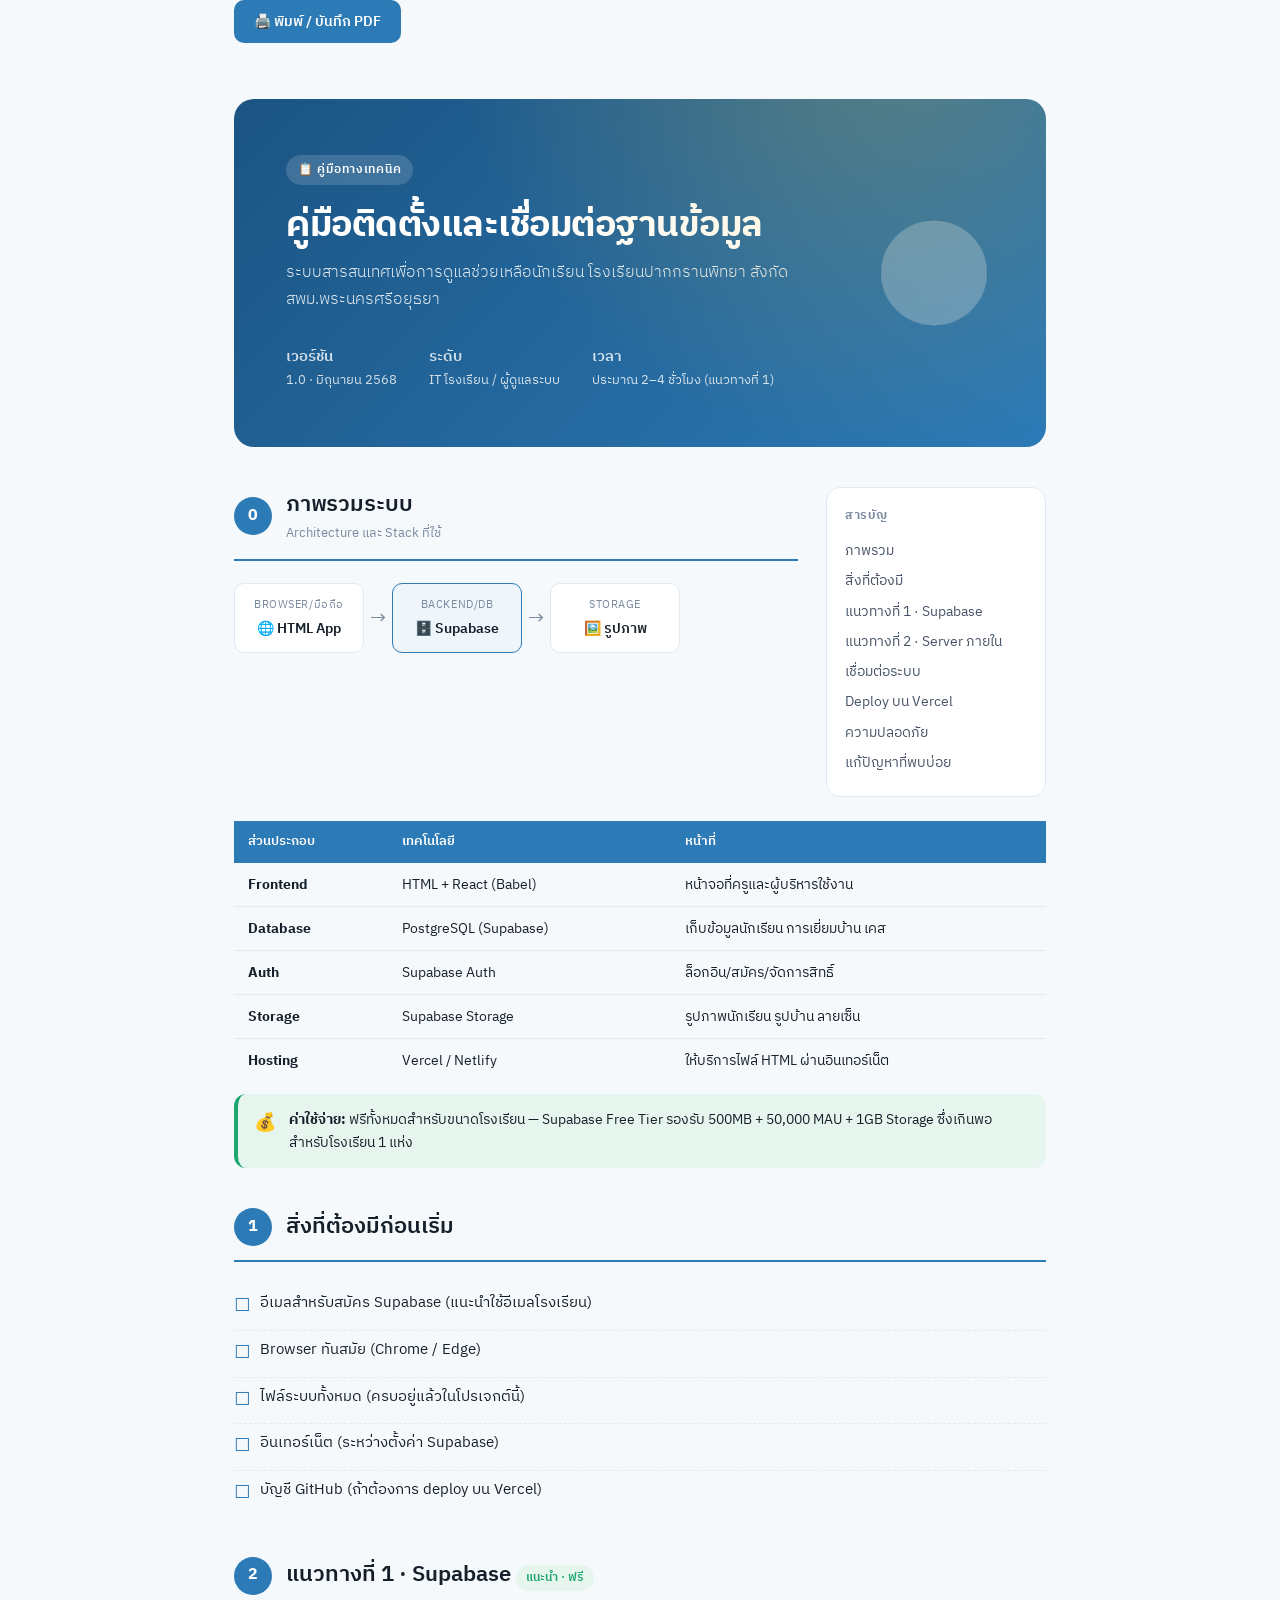
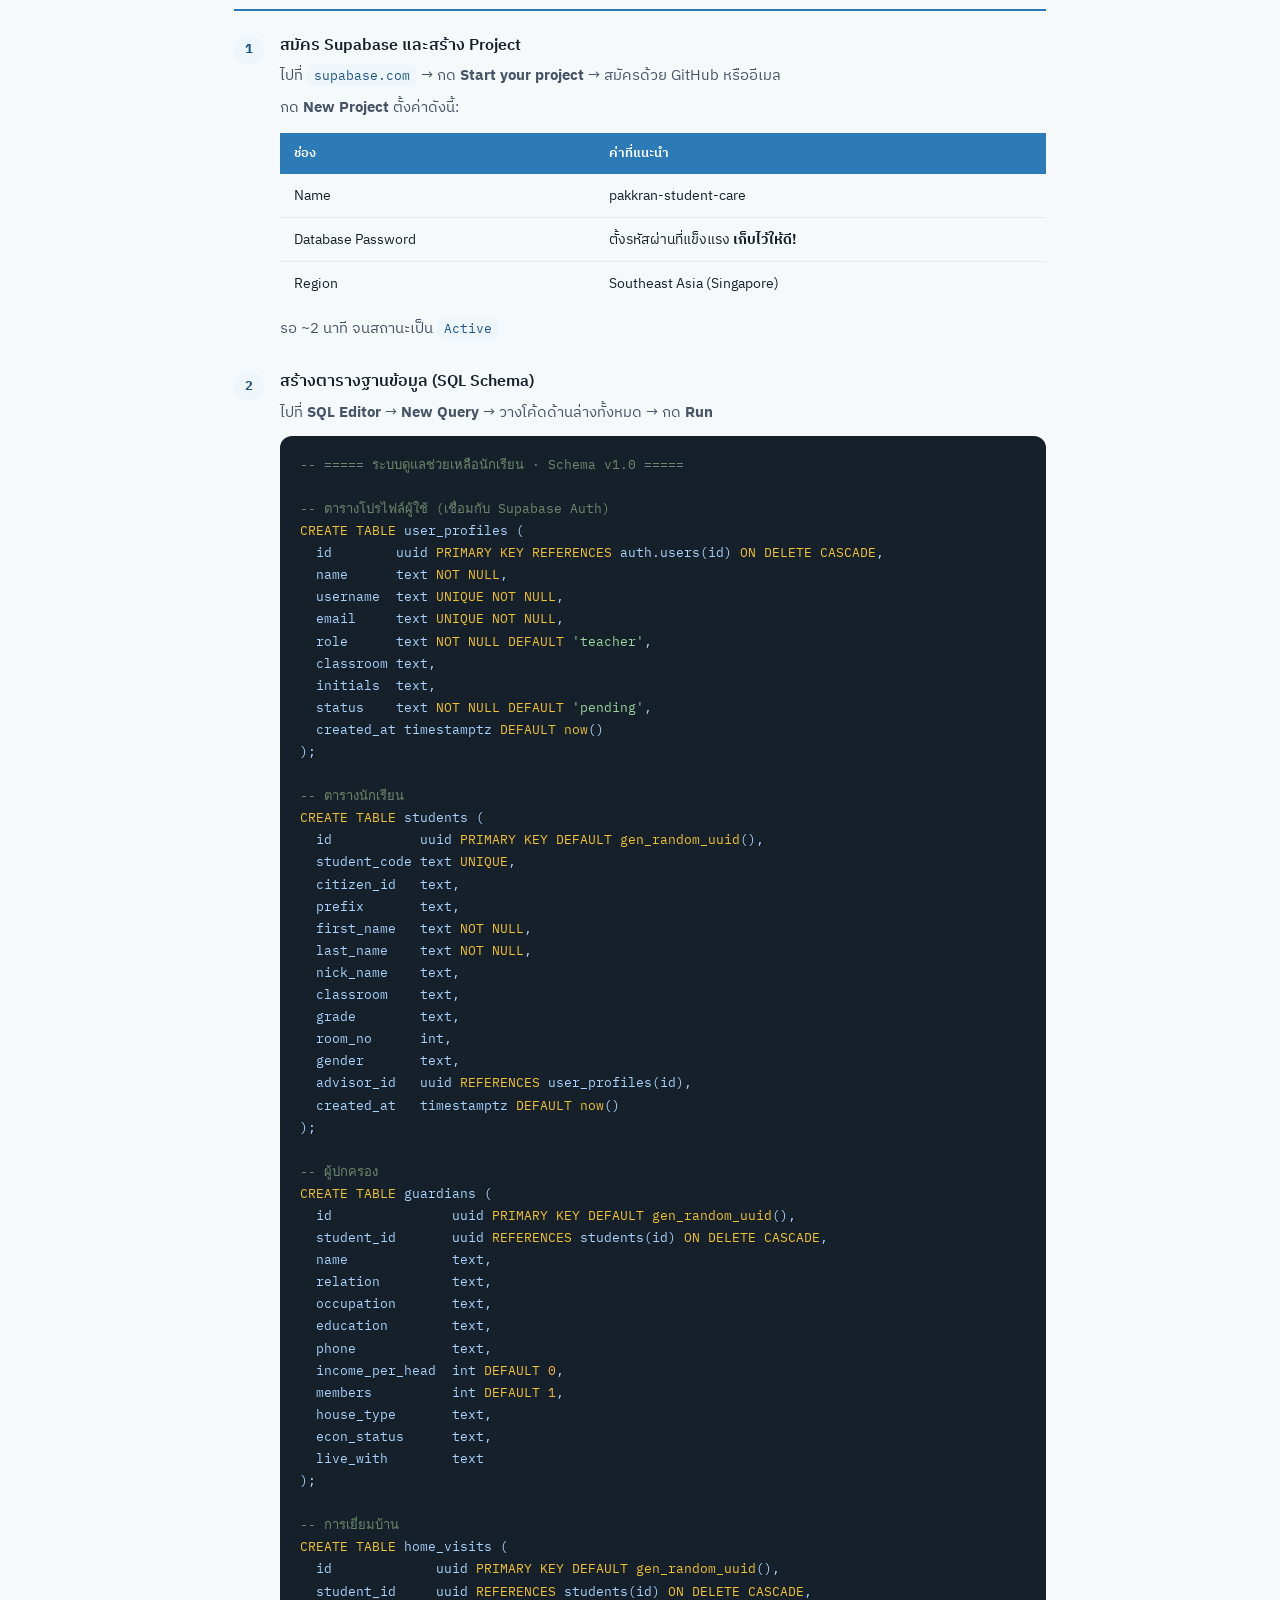
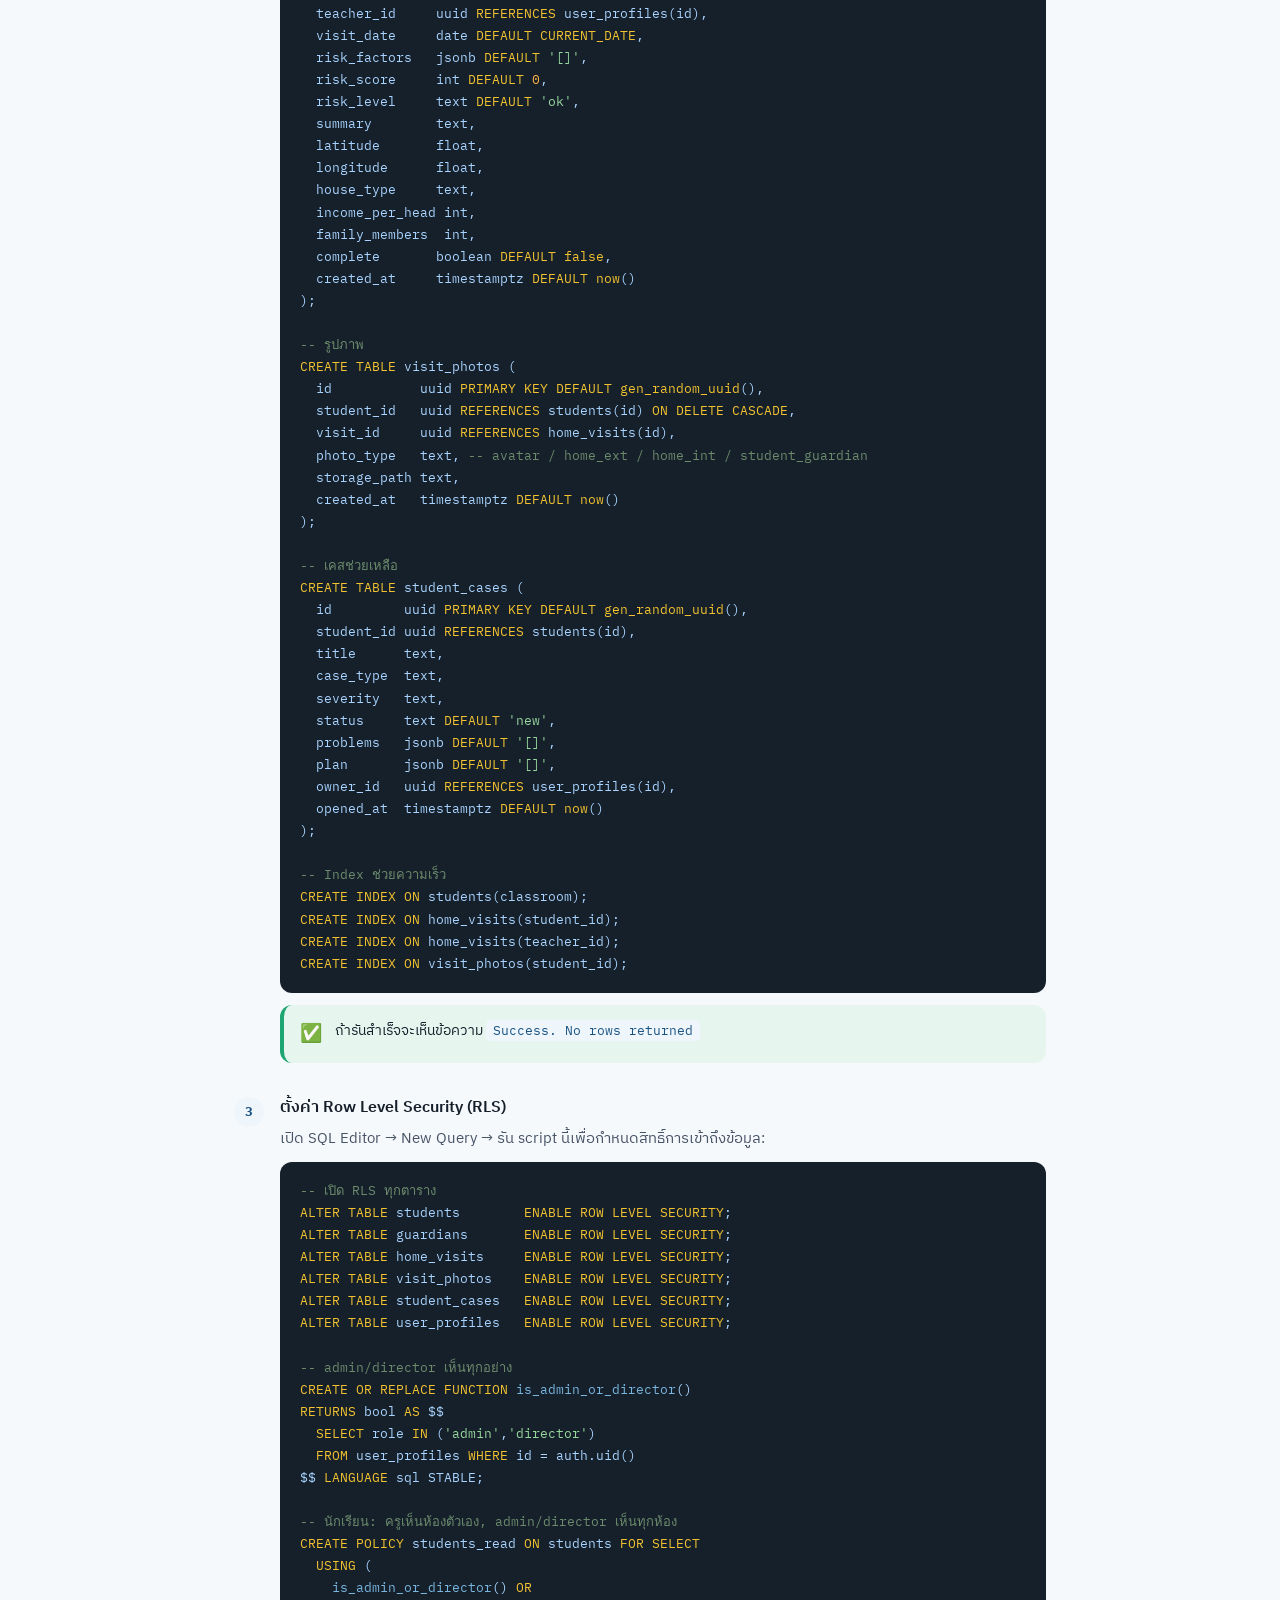
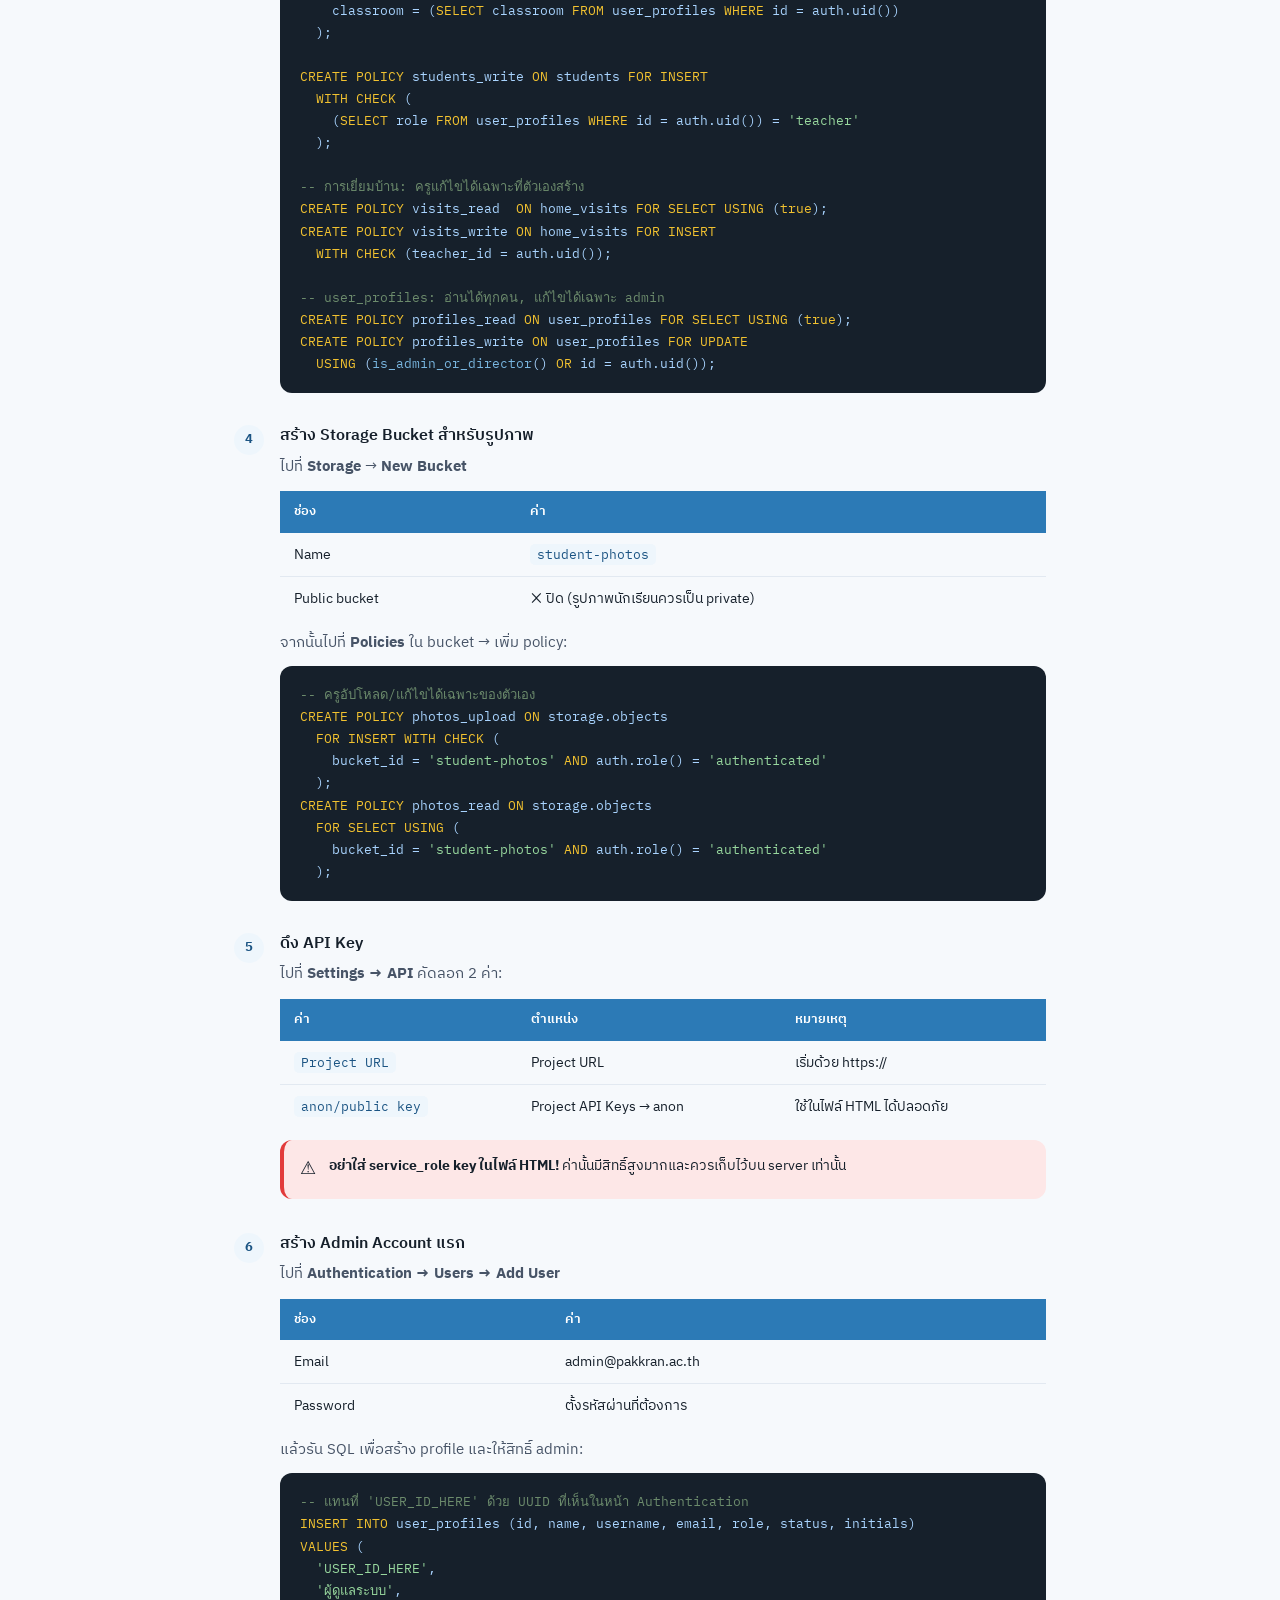
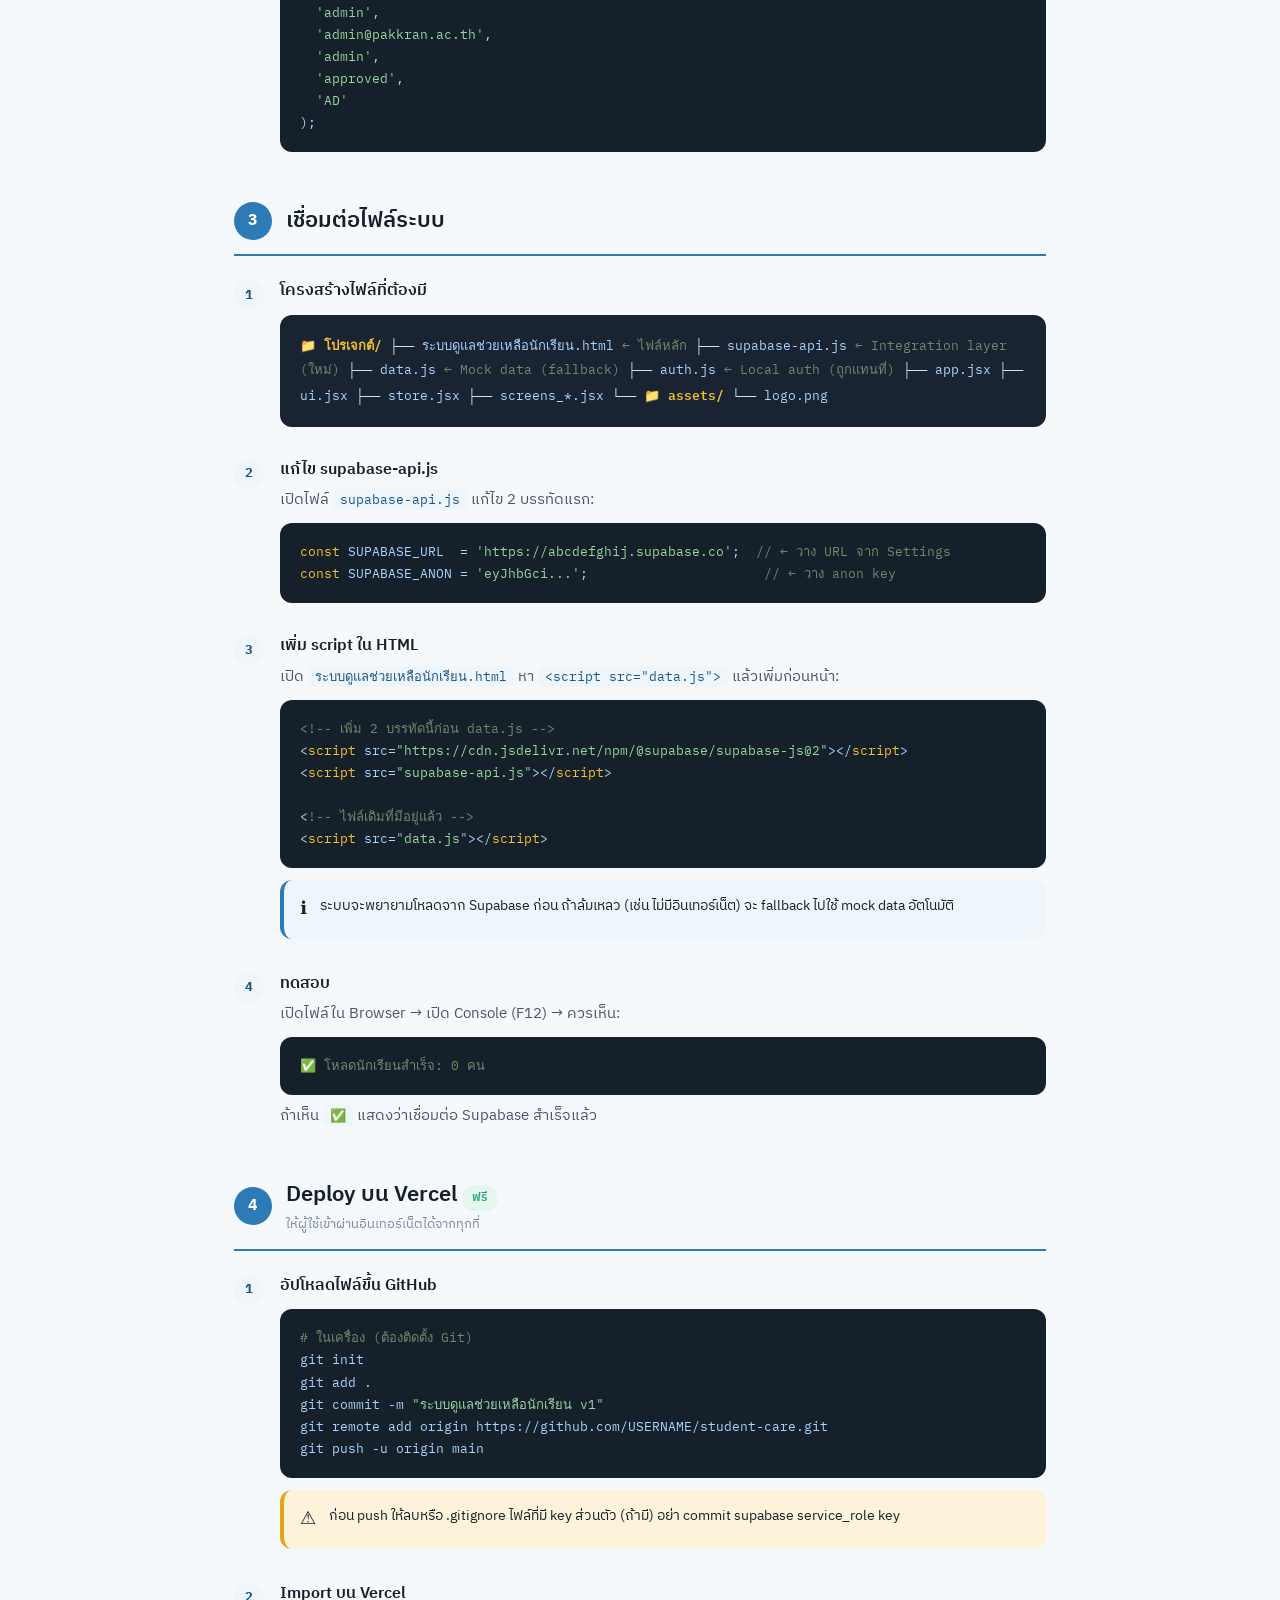
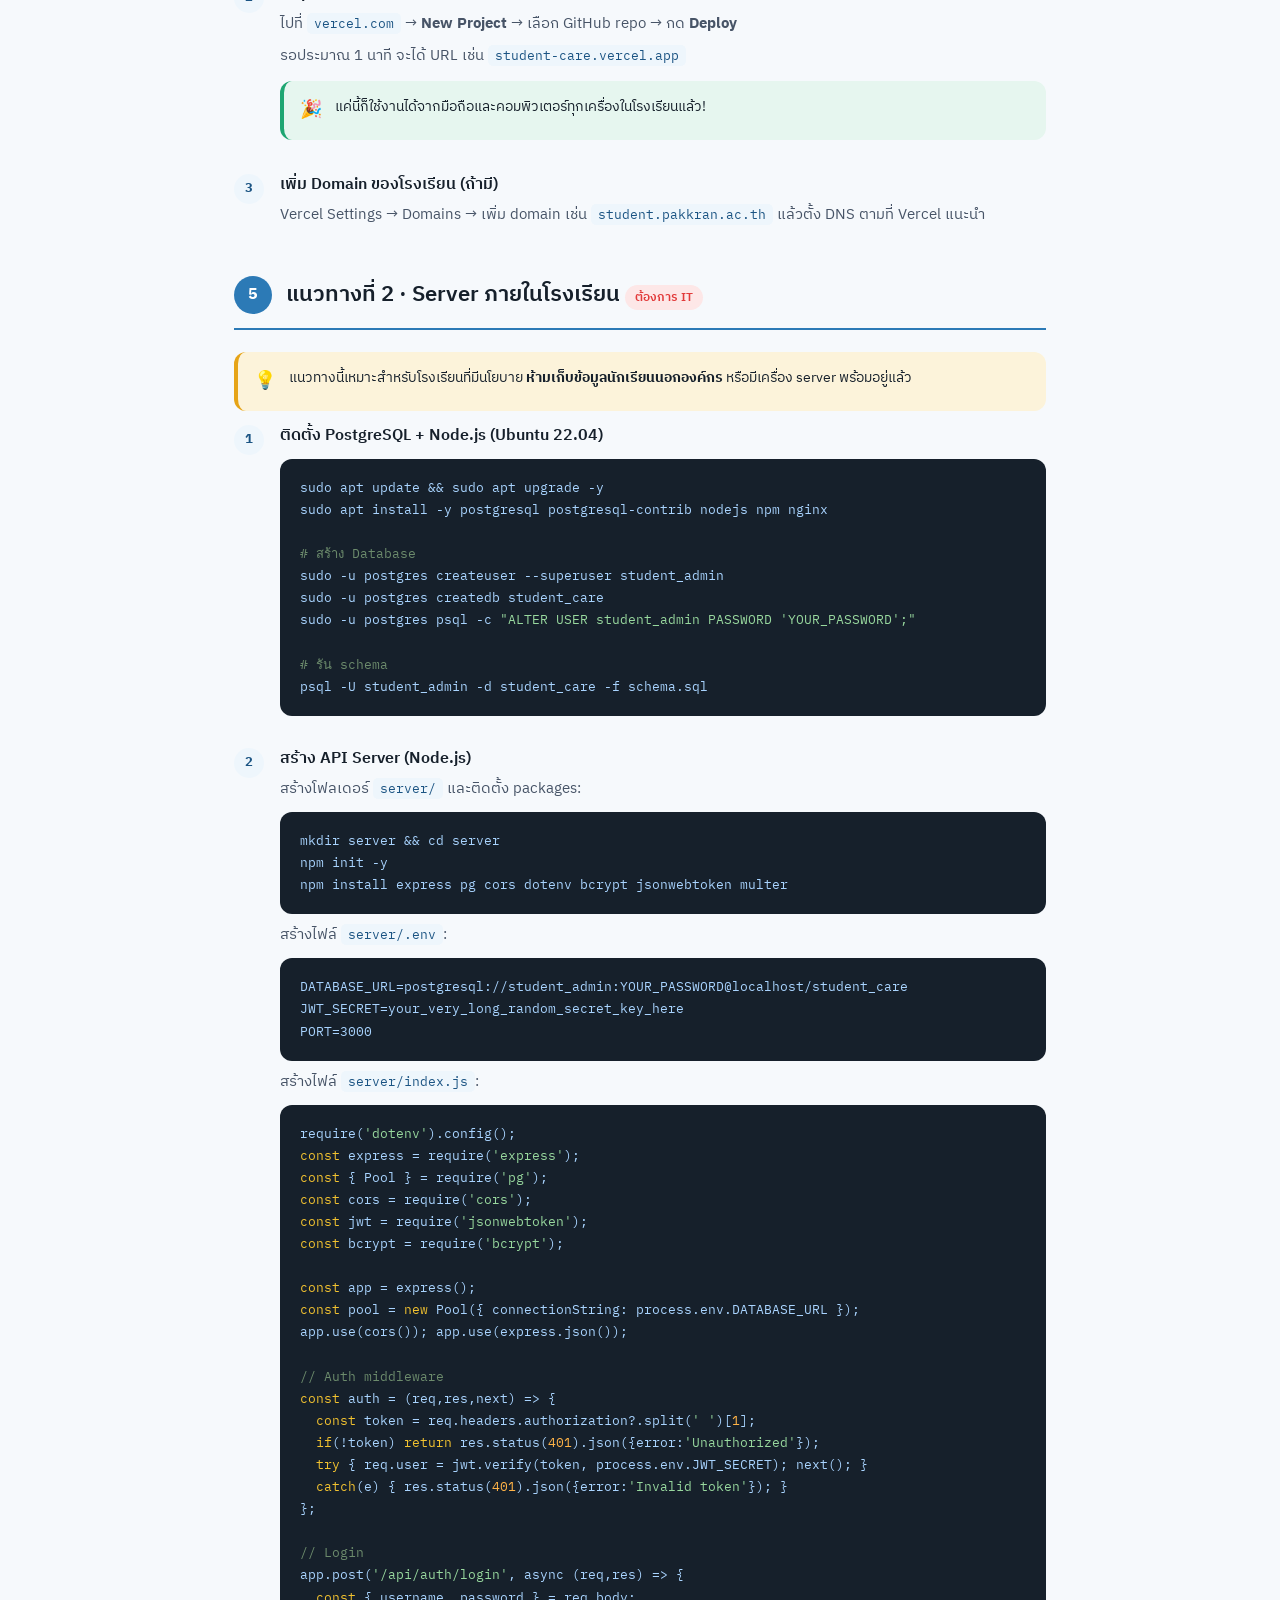
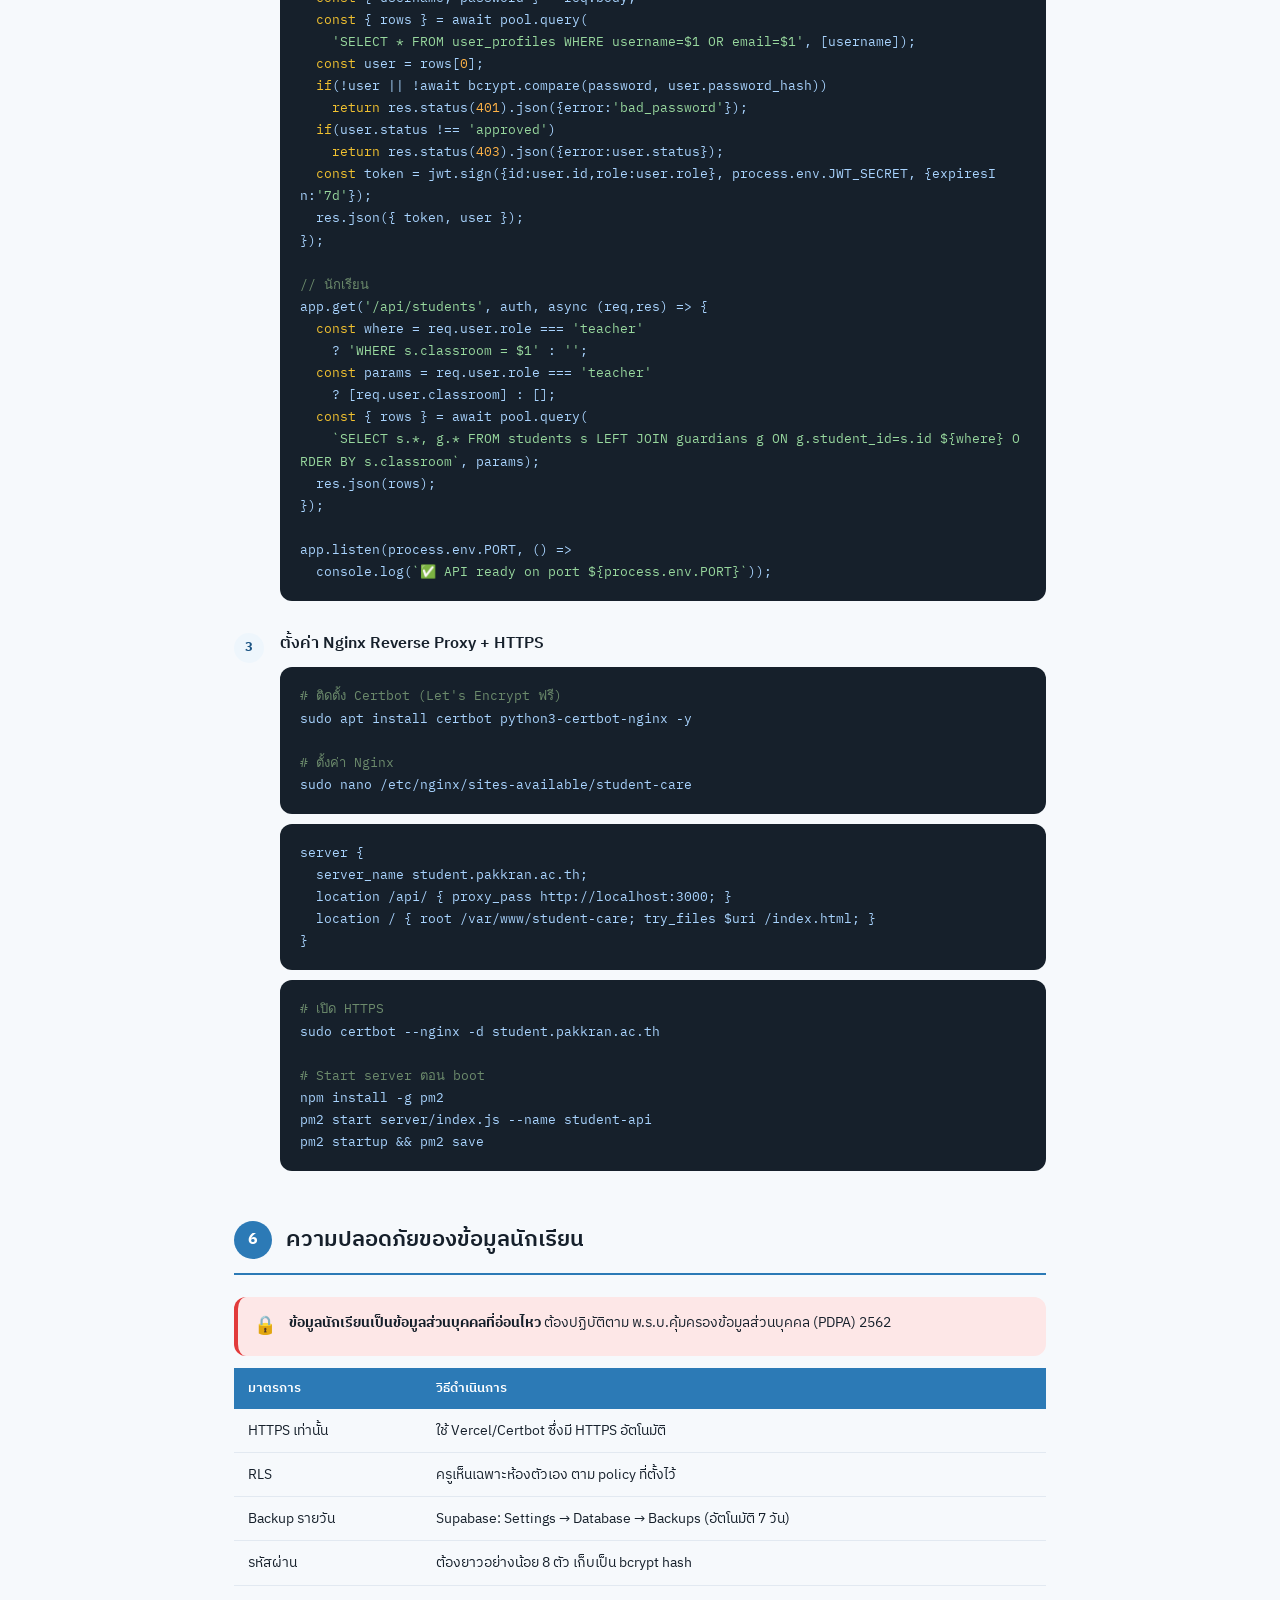
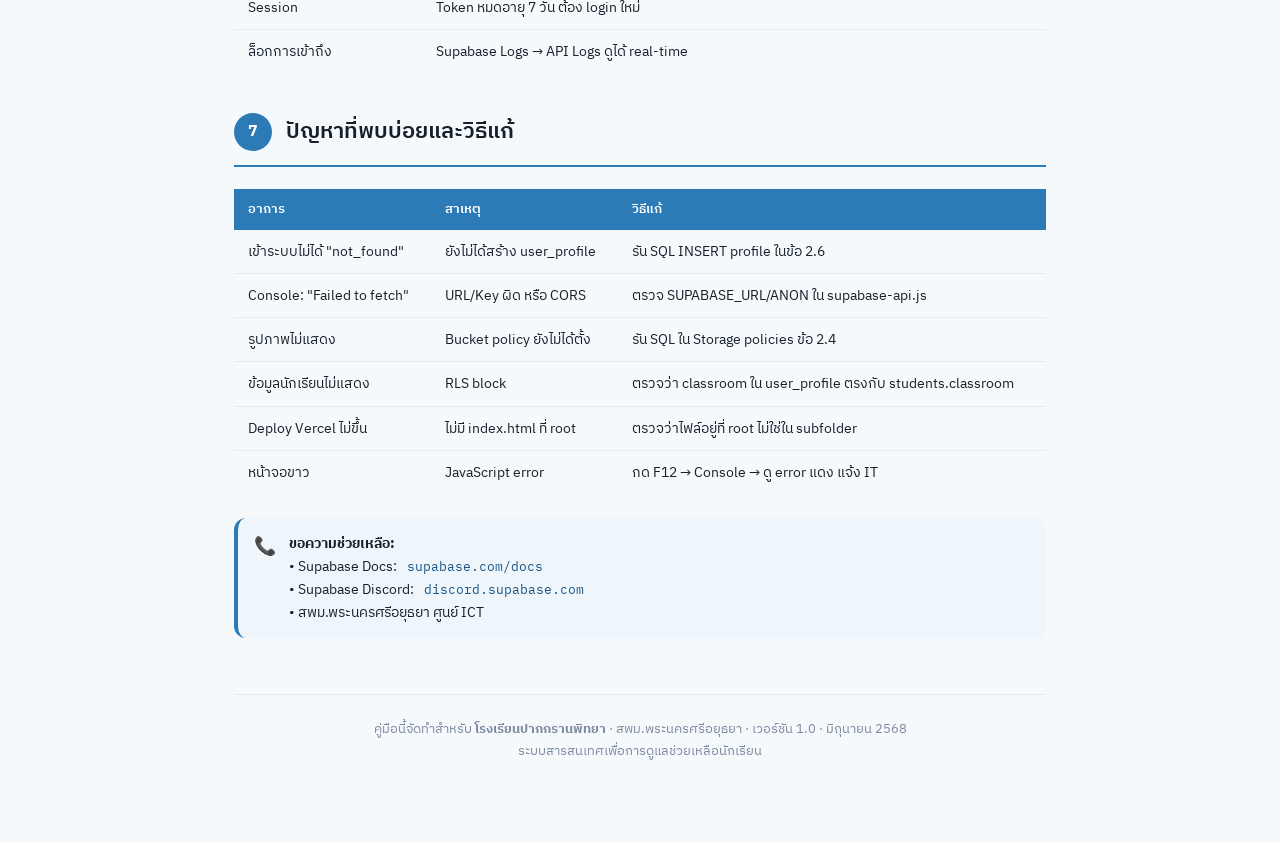
<file: คู่มือติดตั้งระบบ.html>
<!DOCTYPE html>
<html lang="th">
<head>
<meta charset="UTF-8"/>
<meta name="viewport" content="width=device-width,initial-scale=1"/>
<title>คู่มือติดตั้งระบบดูแลช่วยเหลือนักเรียน</title>
<link rel="preconnect" href="https://fonts.googleapis.com"/>
<link rel="preconnect" href="https://fonts.gstatic.com" crossorigin/>
<link href="https://fonts.googleapis.com/css2?family=IBM+Plex+Sans+Thai:wght@300;400;500;600;700&family=IBM+Plex+Mono:wght@400;500&display=swap" rel="stylesheet"/>
<style>
:root {
  --blue:   #2c7ab6; --blue-d: #1b5483; --blue-l: #eef6fc;
  --gold:   #f2c230; --gold-l: #fef9e3;
  --ok:     #1ea672; --ok-l:   #e6f6ef;
  --warn:   #e6a417; --warn-l: #fcf3da;
  --risk:   #ea7b17; --risk-l: #fdeedd;
  --red:    #e23b3b; --red-l:  #fde7e7;
  --ink:    #16202b; --ink2:   #475467; --ink3: #7c8aa0;
  --line:   #e2e9f1; --bg:     #f6f9fc; --white: #fff;
  --mono:   'IBM Plex Mono', ui-monospace, monospace;
}
* { box-sizing: border-box; margin: 0; padding: 0; }
html { font-size: 15px; }
body { font-family: 'IBM Plex Sans Thai', system-ui, sans-serif; color: var(--ink); background: var(--bg); line-height: 1.65; -webkit-font-smoothing: antialiased; }

/* ── PAGE ── */
.page { max-width: 860px; margin: 0 auto; padding: 0 24px 80px; }

/* ── COVER ── */
.cover { background: linear-gradient(135deg,var(--blue-d),var(--blue)); color:#fff; padding:56px 52px; border-radius:20px; margin:32px 0 40px; position:relative; overflow:hidden; }
.cover::after { content:''; position:absolute; inset:0; background:radial-gradient(circle at 80% -20%,rgba(242,194,48,.25),transparent 55%); pointer-events:none; }
.cover .badge { display:inline-flex; align-items:center; gap:7px; font-size:12px; font-weight:600; text-transform:uppercase; letter-spacing:.06em; background:rgba(255,255,255,.15); padding:5px 12px; border-radius:99px; margin-bottom:20px; }
.cover h1 { font-size:36px; font-weight:700; line-height:1.15; letter-spacing:-.5px; max-width:540px; }
.cover p { font-size:16px; opacity:.88; margin-top:14px; font-weight:300; max-width:520px; }
.cover .meta { margin-top:32px; display:flex; gap:32px; flex-wrap:wrap; }
.cover .meta-item { font-size:13px; opacity:.8; }
.cover .meta-item b { display:block; font-size:15px; opacity:1; font-weight:600; }
.cover img.logo { position:absolute; right:52px; top:50%; transform:translateY(-50%); width:120px; height:120px; opacity:.25; filter:brightness(10); }

/* ── SECTION ── */
.sec { margin:40px 0 0; }
.sec-header { display:flex; align-items:center; gap:14px; margin-bottom:22px; padding-bottom:14px; border-bottom:2px solid var(--blue); }
.sec-num { width:38px; height:38px; border-radius:50%; background:var(--blue); color:#fff; display:grid; place-items:center; font-size:16px; font-weight:700; flex-shrink:0; }
.sec-header h2 { font-size:22px; font-weight:600; }
.sec-header .sub { font-size:13px; color:var(--ink3); }

/* ── STEP ── */
.step { display:flex; gap:16px; margin-bottom:20px; }
.step-num { width:30px; height:30px; border-radius:50%; background:var(--blue-l); color:var(--blue-d); display:grid; place-items:center; font-size:13px; font-weight:700; flex-shrink:0; margin-top:2px; }
.step-body { flex:1; }
.step-body h3 { font-size:16px; font-weight:600; margin-bottom:6px; }
.step-body p { font-size:14.5px; color:var(--ink2); margin-bottom:8px; }

/* ── CODE ── */
pre, code { font-family:var(--mono); }
pre { background:#16202b; color:#a9d4ff; padding:18px 20px; border-radius:12px; font-size:13px; line-height:1.7; overflow-x:auto; margin:10px 0; tab-size:2; white-space:pre-wrap; word-break:break-all; }
pre .cm  { color:#6c8b6c; } /* comment */
pre .kw  { color:#f2c230; } /* keyword */
pre .st  { color:#98d89e; } /* string */
pre .fn  { color:#79b6e0; } /* function */
pre .nm  { color:#ffb347; } /* number */
code { background:var(--blue-l); color:var(--blue-d); padding:2px 7px; border-radius:5px; font-size:13px; }

/* ── CALLOUT ── */
.callout { display:flex; gap:13px; padding:14px 16px; border-radius:12px; margin:12px 0; font-size:14px; }
.callout.info  { background:var(--blue-l); border-left:4px solid var(--blue); }
.callout.ok    { background:var(--ok-l);   border-left:4px solid var(--ok); }
.callout.warn  { background:var(--warn-l); border-left:4px solid var(--warn); }
.callout.risk  { background:var(--red-l);  border-left:4px solid var(--red); }
.callout .icon { font-size:18px; flex-shrink:0; margin-top:1px; }
.callout p { color:var(--ink2); }
.callout b { color:var(--ink); }

/* ── TABLE ── */
table { width:100%; border-collapse:collapse; margin:12px 0; font-size:14px; }
th { background:var(--blue); color:#fff; text-align:left; padding:10px 14px; font-weight:600; font-size:13px; }
td { padding:10px 14px; border-bottom:1px solid var(--line); vertical-align:top; }
tr:last-child td { border-bottom:none; }
tr:nth-child(even) td { background:var(--bg); }

/* ── FILE TREE ── */
.tree { background:#1a2332; color:#cce3f5; padding:18px 20px; border-radius:12px; font-family:var(--mono); font-size:13px; line-height:1.9; margin:10px 0; }
.tree .dir  { color:var(--gold); font-weight:600; }
.tree .file { color:#a9d4ff; }
.tree .note { color:#6c8b6c; }

/* ── BADGE ── */
.tag { display:inline-block; font-size:12px; font-weight:600; padding:3px 10px; border-radius:99px; }
.tag.free  { background:var(--ok-l);   color:var(--ok);   }
.tag.paid  { background:var(--warn-l); color:#a87b06;     }
.tag.hard  { background:var(--red-l);  color:var(--red);  }
.tag.easy  { background:var(--blue-l); color:var(--blue); }

/* ── CHECKLIST ── */
.checklist { list-style:none; }
.checklist li { display:flex; gap:10px; padding:8px 0; border-bottom:1px dashed var(--line); font-size:14.5px; }
.checklist li:last-child { border:none; }
.checklist li::before { content:'☐'; font-size:18px; flex-shrink:0; color:var(--blue); }
.checklist li.done::before { content:'☑'; color:var(--ok); }

/* ── DIAGRAM ── */
.diagram { display:flex; align-items:center; gap:0; flex-wrap:wrap; margin:16px 0; }
.dbox { background:var(--white); border:1.5px solid var(--line); border-radius:10px; padding:12px 16px; text-align:center; min-width:130px; }
.dbox .dt { font-size:11px; color:var(--ink3); text-transform:uppercase; letter-spacing:.05em; }
.dbox .dv { font-size:14px; font-weight:600; margin-top:3px; }
.darr { font-size:20px; color:var(--ink3); padding:0 6px; }

/* ── PRINT ── */
@media print {
  body { background:#fff; font-size:13px; }
  .page { max-width:100%; padding:0 20px; }
  .cover { border-radius:12px; padding:36px 40px; }
  pre { font-size:11.5px; }
  .no-print { display:none; }
  .sec { page-break-inside:avoid; }
  pre { page-break-inside:avoid; }
}

/* ── NAV (screen only) ── */
.toc { position:sticky; top:20px; background:var(--white); border:1.5px solid var(--line); border-radius:14px; padding:18px; width:220px; float:right; margin:0 0 24px 28px; font-size:13.5px; no-print:none; }
.toc h4 { font-size:12px; text-transform:uppercase; letter-spacing:.06em; color:var(--ink3); margin-bottom:10px; }
.toc a { display:block; color:var(--ink2); padding:4px 0; text-decoration:none; }
.toc a:hover { color:var(--blue); }
.print-btn { display:inline-flex; align-items:center; gap:8px; background:var(--blue); color:#fff; border:none; padding:10px 20px; border-radius:10px; font-family:inherit; font-size:14px; font-weight:600; cursor:pointer; margin-bottom:24px; }
.print-btn:hover { background:var(--blue-d); }
@media print { .toc, .print-btn { display:none; } }
</style>
</head>
<body>
<div class="page">

  <button class="print-btn no-print" onclick="window.print()">🖨️ พิมพ์ / บันทึก PDF</button>

  <!-- COVER -->
  <div class="cover">
    <img class="logo" src="assets/logo.png" alt="" onerror="this.style.display='none'"/>
    <div class="badge">📋 คู่มือทางเทคนิค</div>
    <h1>คู่มือติดตั้งและเชื่อมต่อฐานข้อมูล</h1>
    <p>ระบบสารสนเทศเพื่อการดูแลช่วยเหลือนักเรียน โรงเรียนปากกรานพิทยา สังกัด สพม.พระนครศรีอยุธยา</p>
    <div class="meta">
      <div class="meta-item"><b>เวอร์ชัน</b>1.0 · มิถุนายน 2568</div>
      <div class="meta-item"><b>ระดับ</b>IT โรงเรียน / ผู้ดูแลระบบ</div>
      <div class="meta-item"><b>เวลา</b>ประมาณ 2–4 ชั่วโมง (แนวทางที่ 1)</div>
    </div>
  </div>

  <!-- TOC -->
  <nav class="toc no-print">
    <h4>สารบัญ</h4>
    <a href="#overview">ภาพรวม</a>
    <a href="#prereq">สิ่งที่ต้องมี</a>
    <a href="#supabase">แนวทางที่ 1 · Supabase</a>
    <a href="#server">แนวทางที่ 2 · Server ภายใน</a>
    <a href="#integrate">เชื่อมต่อระบบ</a>
    <a href="#deploy">Deploy บน Vercel</a>
    <a href="#security">ความปลอดภัย</a>
    <a href="#troubleshoot">แก้ปัญหาที่พบบ่อย</a>
  </nav>

  <!-- ─── OVERVIEW ─── -->
  <div class="sec" id="overview">
    <div class="sec-header">
      <div class="sec-num">0</div>
      <div><h2>ภาพรวมระบบ</h2><div class="sub">Architecture และ Stack ที่ใช้</div></div>
    </div>

    <div class="diagram">
      <div class="dbox"><div class="dt">Browser/มือถือ</div><div class="dv">🌐 HTML App</div></div>
      <div class="darr">→</div>
      <div class="dbox" style="border-color:var(--blue);background:var(--blue-l)"><div class="dt">Backend/DB</div><div class="dv">🗄️ Supabase</div></div>
      <div class="darr">→</div>
      <div class="dbox"><div class="dt">Storage</div><div class="dv">🖼️ รูปภาพ</div></div>
    </div>

    <table>
      <tr><th>ส่วนประกอบ</th><th>เทคโนโลยี</th><th>หน้าที่</th></tr>
      <tr><td><b>Frontend</b></td><td>HTML + React (Babel)</td><td>หน้าจอที่ครูและผู้บริหารใช้งาน</td></tr>
      <tr><td><b>Database</b></td><td>PostgreSQL (Supabase)</td><td>เก็บข้อมูลนักเรียน การเยี่ยมบ้าน เคส</td></tr>
      <tr><td><b>Auth</b></td><td>Supabase Auth</td><td>ล็อกอิน/สมัคร/จัดการสิทธิ์</td></tr>
      <tr><td><b>Storage</b></td><td>Supabase Storage</td><td>รูปภาพนักเรียน รูปบ้าน ลายเซ็น</td></tr>
      <tr><td><b>Hosting</b></td><td>Vercel / Netlify</td><td>ให้บริการไฟล์ HTML ผ่านอินเทอร์เน็ต</td></tr>
    </table>

    <div class="callout ok">
      <div class="icon">💰</div>
      <div><b>ค่าใช้จ่าย:</b> ฟรีทั้งหมดสำหรับขนาดโรงเรียน — Supabase Free Tier รองรับ 500MB + 50,000 MAU + 1GB Storage ซึ่งเกินพอสำหรับโรงเรียน 1 แห่ง</div>
    </div>
  </div>

  <!-- ─── PREREQ ─── -->
  <div class="sec" id="prereq">
    <div class="sec-header">
      <div class="sec-num">1</div>
      <div><h2>สิ่งที่ต้องมีก่อนเริ่ม</h2></div>
    </div>
    <ul class="checklist">
      <li>อีเมลสำหรับสมัคร Supabase (แนะนำใช้อีเมลโรงเรียน)</li>
      <li>Browser ทันสมัย (Chrome / Edge)</li>
      <li>ไฟล์ระบบทั้งหมด (ครบอยู่แล้วในโปรเจกต์นี้)</li>
      <li>อินเทอร์เน็ต (ระหว่างตั้งค่า Supabase)</li>
      <li>บัญชี GitHub (ถ้าต้องการ deploy บน Vercel)</li>
    </ul>
  </div>

  <!-- ─── SUPABASE ─── -->
  <div class="sec" id="supabase">
    <div class="sec-header">
      <div class="sec-num">2</div>
      <div><h2>แนวทางที่ 1 · Supabase <span class="tag free">แนะนำ · ฟรี</span></h2></div>
    </div>

    <div class="step">
      <div class="step-num">1</div>
      <div class="step-body">
        <h3>สมัคร Supabase และสร้าง Project</h3>
        <p>ไปที่ <code>supabase.com</code> → กด <b>Start your project</b> → สมัครด้วย GitHub หรืออีเมล</p>
        <p>กด <b>New Project</b> ตั้งค่าดังนี้:</p>
        <table>
          <tr><th>ช่อง</th><th>ค่าที่แนะนำ</th></tr>
          <tr><td>Name</td><td>pakkran-student-care</td></tr>
          <tr><td>Database Password</td><td>ตั้งรหัสผ่านที่แข็งแรง <b>เก็บไว้ให้ดี!</b></td></tr>
          <tr><td>Region</td><td>Southeast Asia (Singapore)</td></tr>
        </table>
        <p>รอ ~2 นาที จนสถานะเป็น <code>Active</code></p>
      </div>
    </div>

    <div class="step">
      <div class="step-num">2</div>
      <div class="step-body">
        <h3>สร้างตารางฐานข้อมูล (SQL Schema)</h3>
        <p>ไปที่ <b>SQL Editor</b> → <b>New Query</b> → วางโค้ดด้านล่างทั้งหมด → กด <b>Run</b></p>
<pre><span class="cm">-- ===== ระบบดูแลช่วยเหลือนักเรียน · Schema v1.0 =====</span>

<span class="cm">-- ตารางโปรไฟล์ผู้ใช้ (เชื่อมกับ Supabase Auth)</span>
<span class="kw">CREATE TABLE</span> user_profiles (
  id        uuid <span class="kw">PRIMARY KEY REFERENCES</span> auth.users(id) <span class="kw">ON DELETE CASCADE</span>,
  name      text <span class="kw">NOT NULL</span>,
  username  text <span class="kw">UNIQUE NOT NULL</span>,
  email     text <span class="kw">UNIQUE NOT NULL</span>,
  role      text <span class="kw">NOT NULL DEFAULT</span> <span class="st">'teacher'</span>,
  classroom text,
  initials  text,
  status    text <span class="kw">NOT NULL DEFAULT</span> <span class="st">'pending'</span>,
  created_at timestamptz <span class="kw">DEFAULT now</span>()
);

<span class="cm">-- ตารางนักเรียน</span>
<span class="kw">CREATE TABLE</span> students (
  id           uuid <span class="kw">PRIMARY KEY DEFAULT gen_random_uuid</span>(),
  student_code text <span class="kw">UNIQUE</span>,
  citizen_id   text,
  prefix       text,
  first_name   text <span class="kw">NOT NULL</span>,
  last_name    text <span class="kw">NOT NULL</span>,
  nick_name    text,
  classroom    text,
  grade        text,
  room_no      int,
  gender       text,
  advisor_id   uuid <span class="kw">REFERENCES</span> user_profiles(id),
  created_at   timestamptz <span class="kw">DEFAULT now</span>()
);

<span class="cm">-- ผู้ปกครอง</span>
<span class="kw">CREATE TABLE</span> guardians (
  id               uuid <span class="kw">PRIMARY KEY DEFAULT gen_random_uuid</span>(),
  student_id       uuid <span class="kw">REFERENCES</span> students(id) <span class="kw">ON DELETE CASCADE</span>,
  name             text,
  relation         text,
  occupation       text,
  education        text,
  phone            text,
  income_per_head  int <span class="kw">DEFAULT</span> <span class="nm">0</span>,
  members          int <span class="kw">DEFAULT</span> <span class="nm">1</span>,
  house_type       text,
  econ_status      text,
  live_with        text
);

<span class="cm">-- การเยี่ยมบ้าน</span>
<span class="kw">CREATE TABLE</span> home_visits (
  id             uuid <span class="kw">PRIMARY KEY DEFAULT gen_random_uuid</span>(),
  student_id     uuid <span class="kw">REFERENCES</span> students(id) <span class="kw">ON DELETE CASCADE</span>,
  teacher_id     uuid <span class="kw">REFERENCES</span> user_profiles(id),
  visit_date     date <span class="kw">DEFAULT CURRENT_DATE</span>,
  risk_factors   jsonb <span class="kw">DEFAULT</span> <span class="st">'[]'</span>,
  risk_score     int <span class="kw">DEFAULT</span> <span class="nm">0</span>,
  risk_level     text <span class="kw">DEFAULT</span> <span class="st">'ok'</span>,
  summary        text,
  latitude       float,
  longitude      float,
  house_type     text,
  income_per_head int,
  family_members  int,
  complete       boolean <span class="kw">DEFAULT false</span>,
  created_at     timestamptz <span class="kw">DEFAULT now</span>()
);

<span class="cm">-- รูปภาพ</span>
<span class="kw">CREATE TABLE</span> visit_photos (
  id           uuid <span class="kw">PRIMARY KEY DEFAULT gen_random_uuid</span>(),
  student_id   uuid <span class="kw">REFERENCES</span> students(id) <span class="kw">ON DELETE CASCADE</span>,
  visit_id     uuid <span class="kw">REFERENCES</span> home_visits(id),
  photo_type   text, <span class="cm">-- avatar / home_ext / home_int / student_guardian</span>
  storage_path text,
  created_at   timestamptz <span class="kw">DEFAULT now</span>()
);

<span class="cm">-- เคสช่วยเหลือ</span>
<span class="kw">CREATE TABLE</span> student_cases (
  id         uuid <span class="kw">PRIMARY KEY DEFAULT gen_random_uuid</span>(),
  student_id uuid <span class="kw">REFERENCES</span> students(id),
  title      text,
  case_type  text,
  severity   text,
  status     text <span class="kw">DEFAULT</span> <span class="st">'new'</span>,
  problems   jsonb <span class="kw">DEFAULT</span> <span class="st">'[]'</span>,
  plan       jsonb <span class="kw">DEFAULT</span> <span class="st">'[]'</span>,
  owner_id   uuid <span class="kw">REFERENCES</span> user_profiles(id),
  opened_at  timestamptz <span class="kw">DEFAULT now</span>()
);

<span class="cm">-- Index ช่วยความเร็ว</span>
<span class="kw">CREATE INDEX ON</span> students(classroom);
<span class="kw">CREATE INDEX ON</span> home_visits(student_id);
<span class="kw">CREATE INDEX ON</span> home_visits(teacher_id);
<span class="kw">CREATE INDEX ON</span> visit_photos(student_id);
</pre>
        <div class="callout ok"><div class="icon">✅</div><div>ถ้ารันสำเร็จจะเห็นข้อความ <code>Success. No rows returned</code></div></div>
      </div>
    </div>

    <div class="step">
      <div class="step-num">3</div>
      <div class="step-body">
        <h3>ตั้งค่า Row Level Security (RLS)</h3>
        <p>เปิด SQL Editor → New Query → รัน script นี้เพื่อกำหนดสิทธิ์การเข้าถึงข้อมูล:</p>
<pre><span class="cm">-- เปิด RLS ทุกตาราง</span>
<span class="kw">ALTER TABLE</span> students        <span class="kw">ENABLE ROW LEVEL SECURITY</span>;
<span class="kw">ALTER TABLE</span> guardians       <span class="kw">ENABLE ROW LEVEL SECURITY</span>;
<span class="kw">ALTER TABLE</span> home_visits     <span class="kw">ENABLE ROW LEVEL SECURITY</span>;
<span class="kw">ALTER TABLE</span> visit_photos    <span class="kw">ENABLE ROW LEVEL SECURITY</span>;
<span class="kw">ALTER TABLE</span> student_cases   <span class="kw">ENABLE ROW LEVEL SECURITY</span>;
<span class="kw">ALTER TABLE</span> user_profiles   <span class="kw">ENABLE ROW LEVEL SECURITY</span>;

<span class="cm">-- admin/director เห็นทุกอย่าง</span>
<span class="kw">CREATE OR REPLACE FUNCTION</span> <span class="fn">is_admin_or_director</span>()
<span class="kw">RETURNS</span> bool <span class="kw">AS</span> $$
  <span class="kw">SELECT</span> role <span class="kw">IN</span> (<span class="st">'admin'</span>,<span class="st">'director'</span>)
  <span class="kw">FROM</span> user_profiles <span class="kw">WHERE</span> id = auth.uid()
$$ <span class="kw">LANGUAGE</span> sql STABLE;

<span class="cm">-- นักเรียน: ครูเห็นห้องตัวเอง, admin/director เห็นทุกห้อง</span>
<span class="kw">CREATE POLICY</span> students_read <span class="kw">ON</span> students <span class="kw">FOR SELECT</span>
  <span class="kw">USING</span> (
    <span class="fn">is_admin_or_director</span>() <span class="kw">OR</span>
    classroom = (<span class="kw">SELECT</span> classroom <span class="kw">FROM</span> user_profiles <span class="kw">WHERE</span> id = auth.uid())
  );

<span class="kw">CREATE POLICY</span> students_write <span class="kw">ON</span> students <span class="kw">FOR INSERT</span>
  <span class="kw">WITH CHECK</span> (
    (<span class="kw">SELECT</span> role <span class="kw">FROM</span> user_profiles <span class="kw">WHERE</span> id = auth.uid()) = <span class="st">'teacher'</span>
  );

<span class="cm">-- การเยี่ยมบ้าน: ครูแก้ไขได้เฉพาะที่ตัวเองสร้าง</span>
<span class="kw">CREATE POLICY</span> visits_read  <span class="kw">ON</span> home_visits <span class="kw">FOR SELECT USING</span> (<span class="kw">true</span>);
<span class="kw">CREATE POLICY</span> visits_write <span class="kw">ON</span> home_visits <span class="kw">FOR INSERT</span>
  <span class="kw">WITH CHECK</span> (teacher_id = auth.uid());

<span class="cm">-- user_profiles: อ่านได้ทุกคน, แก้ไขได้เฉพาะ admin</span>
<span class="kw">CREATE POLICY</span> profiles_read <span class="kw">ON</span> user_profiles <span class="kw">FOR SELECT USING</span> (<span class="kw">true</span>);
<span class="kw">CREATE POLICY</span> profiles_write <span class="kw">ON</span> user_profiles <span class="kw">FOR UPDATE</span>
  <span class="kw">USING</span> (<span class="fn">is_admin_or_director</span>() <span class="kw">OR</span> id = auth.uid());
</pre>
      </div>
    </div>

    <div class="step">
      <div class="step-num">4</div>
      <div class="step-body">
        <h3>สร้าง Storage Bucket สำหรับรูปภาพ</h3>
        <p>ไปที่ <b>Storage</b> → <b>New Bucket</b></p>
        <table>
          <tr><th>ช่อง</th><th>ค่า</th></tr>
          <tr><td>Name</td><td><code>student-photos</code></td></tr>
          <tr><td>Public bucket</td><td>❌ ปิด (รูปภาพนักเรียนควรเป็น private)</td></tr>
        </table>
        <p style="margin-top:10px">จากนั้นไปที่ <b>Policies</b> ใน bucket → เพิ่ม policy:</p>
<pre><span class="cm">-- ครูอัปโหลด/แก้ไขได้เฉพาะของตัวเอง</span>
<span class="kw">CREATE POLICY</span> photos_upload <span class="kw">ON</span> storage.objects
  <span class="kw">FOR INSERT WITH CHECK</span> (
    bucket_id = <span class="st">'student-photos'</span> <span class="kw">AND</span> auth.role() = <span class="st">'authenticated'</span>
  );
<span class="kw">CREATE POLICY</span> photos_read <span class="kw">ON</span> storage.objects
  <span class="kw">FOR SELECT USING</span> (
    bucket_id = <span class="st">'student-photos'</span> <span class="kw">AND</span> auth.role() = <span class="st">'authenticated'</span>
  );
</pre>
      </div>
    </div>

    <div class="step">
      <div class="step-num">5</div>
      <div class="step-body">
        <h3>ดึง API Key</h3>
        <p>ไปที่ <b>Settings → API</b> คัดลอก 2 ค่า:</p>
        <table>
          <tr><th>ค่า</th><th>ตำแหน่ง</th><th>หมายเหตุ</th></tr>
          <tr><td><code>Project URL</code></td><td>Project URL</td><td>เริ่มด้วย https://</td></tr>
          <tr><td><code>anon/public key</code></td><td>Project API Keys → anon</td><td>ใช้ในไฟล์ HTML ได้ปลอดภัย</td></tr>
        </table>
        <div class="callout risk"><div class="icon">⚠️</div><div><b>อย่าใส่ service_role key ในไฟล์ HTML!</b> ค่านั้นมีสิทธิ์สูงมากและควรเก็บไว้บน server เท่านั้น</div></div>
      </div>
    </div>

    <div class="step">
      <div class="step-num">6</div>
      <div class="step-body">
        <h3>สร้าง Admin Account แรก</h3>
        <p>ไปที่ <b>Authentication → Users → Add User</b></p>
        <table>
          <tr><th>ช่อง</th><th>ค่า</th></tr>
          <tr><td>Email</td><td>admin@pakkran.ac.th</td></tr>
          <tr><td>Password</td><td>ตั้งรหัสผ่านที่ต้องการ</td></tr>
        </table>
        <p style="margin-top:10px">แล้วรัน SQL เพื่อสร้าง profile และให้สิทธิ์ admin:</p>
<pre><span class="cm">-- แทนที่ 'USER_ID_HERE' ด้วย UUID ที่เห็นในหน้า Authentication</span>
<span class="kw">INSERT INTO</span> user_profiles (id, name, username, email, role, status, initials)
<span class="kw">VALUES</span> (
  <span class="st">'USER_ID_HERE'</span>,
  <span class="st">'ผู้ดูแลระบบ'</span>,
  <span class="st">'admin'</span>,
  <span class="st">'admin@pakkran.ac.th'</span>,
  <span class="st">'admin'</span>,
  <span class="st">'approved'</span>,
  <span class="st">'AD'</span>
);
</pre>
      </div>
    </div>
  </div>

  <!-- ─── INTEGRATE ─── -->
  <div class="sec" id="integrate">
    <div class="sec-header">
      <div class="sec-num">3</div>
      <div><h2>เชื่อมต่อไฟล์ระบบ</h2></div>
    </div>

    <div class="step">
      <div class="step-num">1</div>
      <div class="step-body">
        <h3>โครงสร้างไฟล์ที่ต้องมี</h3>
<div class="tree">
<span class="dir">📁 โปรเจกต์/</span>
├── <span class="file">ระบบดูแลช่วยเหลือนักเรียน.html</span>   <span class="note">← ไฟล์หลัก</span>
├── <span class="file">supabase-api.js</span>                   <span class="note">← Integration layer (ใหม่)</span>
├── <span class="file">data.js</span>                          <span class="note">← Mock data (fallback)</span>
├── <span class="file">auth.js</span>                          <span class="note">← Local auth (ถูกแทนที่)</span>
├── <span class="file">app.jsx</span>
├── <span class="file">ui.jsx</span>
├── <span class="file">store.jsx</span>
├── <span class="file">screens_*.jsx</span>
└── <span class="dir">📁 assets/</span>
    └── <span class="file">logo.png</span>
</div>
      </div>
    </div>

    <div class="step">
      <div class="step-num">2</div>
      <div class="step-body">
        <h3>แก้ไข supabase-api.js</h3>
        <p>เปิดไฟล์ <code>supabase-api.js</code> แก้ไข 2 บรรทัดแรก:</p>
<pre><span class="kw">const</span> SUPABASE_URL  = <span class="st">'https://abcdefghij.supabase.co'</span>;  <span class="cm">// ← วาง URL จาก Settings</span>
<span class="kw">const</span> SUPABASE_ANON = <span class="st">'eyJhbGci...'</span>;                      <span class="cm">// ← วาง anon key</span>
</pre>
      </div>
    </div>

    <div class="step">
      <div class="step-num">3</div>
      <div class="step-body">
        <h3>เพิ่ม script ใน HTML</h3>
        <p>เปิด <code>ระบบดูแลช่วยเหลือนักเรียน.html</code> หา <code>&lt;script src="data.js"&gt;</code> แล้วเพิ่มก่อนหน้า:</p>
<pre><span class="cm">&lt;!-- เพิ่ม 2 บรรทัดนี้ก่อน data.js --&gt;</span>
&lt;<span class="kw">script</span> src=<span class="st">"https://cdn.jsdelivr.net/npm/@supabase/supabase-js@2"</span>&gt;&lt;/<span class="kw">script</span>&gt;
&lt;<span class="kw">script</span> src=<span class="st">"supabase-api.js"</span>&gt;&lt;/<span class="kw">script</span>&gt;

&lt;<span class="cm">!-- ไฟล์เดิมที่มีอยู่แล้ว --&gt;</span>
&lt;<span class="kw">script</span> src=<span class="st">"data.js"</span>&gt;&lt;/<span class="kw">script</span>&gt;
</pre>
        <div class="callout info"><div class="icon">ℹ️</div><div>ระบบจะพยายามโหลดจาก Supabase ก่อน ถ้าล้มเหลว (เช่น ไม่มีอินเทอร์เน็ต) จะ fallback ไปใช้ mock data อัตโนมัติ</div></div>
      </div>
    </div>

    <div class="step">
      <div class="step-num">4</div>
      <div class="step-body">
        <h3>ทดสอบ</h3>
        <p>เปิดไฟล์ใน Browser → เปิด Console (F12) → ควรเห็น:</p>
<pre><span class="cm">✅ โหลดนักเรียนสำเร็จ: 0 คน</span></pre>
        <p>ถ้าเห็น <code>✅</code> แสดงว่าเชื่อมต่อ Supabase สำเร็จแล้ว</p>
      </div>
    </div>
  </div>

  <!-- ─── DEPLOY ─── -->
  <div class="sec" id="deploy">
    <div class="sec-header">
      <div class="sec-num">4</div>
      <div><h2>Deploy บน Vercel <span class="tag free">ฟรี</span></h2><div class="sub">ให้ผู้ใช้เข้าผ่านอินเทอร์เน็ตได้จากทุกที่</div></div>
    </div>

    <div class="step">
      <div class="step-num">1</div>
      <div class="step-body">
        <h3>อัปโหลดไฟล์ขึ้น GitHub</h3>
<pre><span class="cm"># ในเครื่อง (ต้องติดตั้ง Git)</span>
git init
git add .
git commit -m <span class="st">"ระบบดูแลช่วยเหลือนักเรียน v1"</span>
git remote add origin https://github.com/USERNAME/student-care.git
git push -u origin main</pre>
        <div class="callout warn"><div class="icon">⚠️</div><div>ก่อน push ให้ลบหรือ .gitignore ไฟล์ที่มี key ส่วนตัว (ถ้ามี) อย่า commit supabase service_role key</div></div>
      </div>
    </div>

    <div class="step">
      <div class="step-num">2</div>
      <div class="step-body">
        <h3>Import บน Vercel</h3>
        <p>ไปที่ <code>vercel.com</code> → <b>New Project</b> → เลือก GitHub repo → กด <b>Deploy</b></p>
        <p>รอประมาณ 1 นาที จะได้ URL เช่น <code>student-care.vercel.app</code></p>
        <div class="callout ok"><div class="icon">🎉</div><div>แค่นี้ก็ใช้งานได้จากมือถือและคอมพิวเตอร์ทุกเครื่องในโรงเรียนแล้ว!</div></div>
      </div>
    </div>

    <div class="step">
      <div class="step-num">3</div>
      <div class="step-body">
        <h3>เพิ่ม Domain ของโรงเรียน (ถ้ามี)</h3>
        <p>Vercel Settings → Domains → เพิ่ม domain เช่น <code>student.pakkran.ac.th</code> แล้วตั้ง DNS ตามที่ Vercel แนะนำ</p>
      </div>
    </div>
  </div>

  <!-- ─── SERVER ─── -->
  <div class="sec" id="server">
    <div class="sec-header">
      <div class="sec-num">5</div>
      <div><h2>แนวทางที่ 2 · Server ภายในโรงเรียน <span class="tag hard">ต้องการ IT</span></h2></div>
    </div>

    <div class="callout warn"><div class="icon">💡</div><div>แนวทางนี้เหมาะสำหรับโรงเรียนที่มีนโยบาย <b>ห้ามเก็บข้อมูลนักเรียนนอกองค์กร</b> หรือมีเครื่อง server พร้อมอยู่แล้ว</div></div>

    <div class="step">
      <div class="step-num">1</div>
      <div class="step-body">
        <h3>ติดตั้ง PostgreSQL + Node.js (Ubuntu 22.04)</h3>
<pre>sudo apt update && sudo apt upgrade -y
sudo apt install -y postgresql postgresql-contrib nodejs npm nginx

<span class="cm"># สร้าง Database</span>
sudo -u postgres createuser --superuser student_admin
sudo -u postgres createdb student_care
sudo -u postgres psql -c <span class="st">"ALTER USER student_admin PASSWORD 'YOUR_PASSWORD';"</span>

<span class="cm"># รัน schema</span>
psql -U student_admin -d student_care -f schema.sql</pre>
      </div>
    </div>

    <div class="step">
      <div class="step-num">2</div>
      <div class="step-body">
        <h3>สร้าง API Server (Node.js)</h3>
        <p>สร้างโฟลเดอร์ <code>server/</code> และติดตั้ง packages:</p>
<pre>mkdir server && cd server
npm init -y
npm install express pg cors dotenv bcrypt jsonwebtoken multer</pre>
        <p>สร้างไฟล์ <code>server/.env</code>:</p>
<pre>DATABASE_URL=postgresql://student_admin:YOUR_PASSWORD@localhost/student_care
JWT_SECRET=your_very_long_random_secret_key_here
PORT=3000</pre>
        <p>สร้างไฟล์ <code>server/index.js</code>:</p>
<pre>require(<span class="st">'dotenv'</span>).config();
<span class="kw">const</span> express = require(<span class="st">'express'</span>);
<span class="kw">const</span> { Pool } = require(<span class="st">'pg'</span>);
<span class="kw">const</span> cors = require(<span class="st">'cors'</span>);
<span class="kw">const</span> jwt = require(<span class="st">'jsonwebtoken'</span>);
<span class="kw">const</span> bcrypt = require(<span class="st">'bcrypt'</span>);

<span class="kw">const</span> app = express();
<span class="kw">const</span> pool = <span class="kw">new</span> Pool({ connectionString: process.env.DATABASE_URL });
app.use(cors()); app.use(express.json());

<span class="cm">// Auth middleware</span>
<span class="kw">const</span> auth = (req,res,next) => {
  <span class="kw">const</span> token = req.headers.authorization?.split(<span class="st">' '</span>)[<span class="nm">1</span>];
  <span class="kw">if</span>(!token) <span class="kw">return</span> res.status(<span class="nm">401</span>).json({error:<span class="st">'Unauthorized'</span>});
  <span class="kw">try</span> { req.user = jwt.verify(token, process.env.JWT_SECRET); next(); }
  <span class="kw">catch</span>(e) { res.status(<span class="nm">401</span>).json({error:<span class="st">'Invalid token'</span>}); }
};

<span class="cm">// Login</span>
app.post(<span class="st">'/api/auth/login'</span>, async (req,res) => {
  <span class="kw">const</span> { username, password } = req.body;
  <span class="kw">const</span> { rows } = await pool.query(
    <span class="st">'SELECT * FROM user_profiles WHERE username=$1 OR email=$1'</span>, [username]);
  <span class="kw">const</span> user = rows[<span class="nm">0</span>];
  <span class="kw">if</span>(!user || !await bcrypt.compare(password, user.password_hash))
    <span class="kw">return</span> res.status(<span class="nm">401</span>).json({error:<span class="st">'bad_password'</span>});
  <span class="kw">if</span>(user.status !== <span class="st">'approved'</span>)
    <span class="kw">return</span> res.status(<span class="nm">403</span>).json({error:user.status});
  <span class="kw">const</span> token = jwt.sign({id:user.id,role:user.role}, process.env.JWT_SECRET, {expiresIn:<span class="st">'7d'</span>});
  res.json({ token, user });
});

<span class="cm">// นักเรียน</span>
app.get(<span class="st">'/api/students'</span>, auth, async (req,res) => {
  <span class="kw">const</span> where = req.user.role === <span class="st">'teacher'</span>
    ? <span class="st">'WHERE s.classroom = $1'</span> : <span class="st">''</span>;
  <span class="kw">const</span> params = req.user.role === <span class="st">'teacher'</span>
    ? [req.user.classroom] : [];
  <span class="kw">const</span> { rows } = await pool.query(
    <span class="st">`SELECT s.*, g.* FROM students s LEFT JOIN guardians g ON g.student_id=s.id ${where} ORDER BY s.classroom`</span>, params);
  res.json(rows);
});

app.listen(process.env.PORT, () =>
  console.log(<span class="st">`✅ API ready on port ${process.env.PORT}`</span>));
</pre>
      </div>
    </div>

    <div class="step">
      <div class="step-num">3</div>
      <div class="step-body">
        <h3>ตั้งค่า Nginx Reverse Proxy + HTTPS</h3>
<pre><span class="cm"># ติดตั้ง Certbot (Let's Encrypt ฟรี)</span>
sudo apt install certbot python3-certbot-nginx -y

<span class="cm"># ตั้งค่า Nginx</span>
sudo nano /etc/nginx/sites-available/student-care</pre>
<pre>server {
  server_name student.pakkran.ac.th;
  location /api/ { proxy_pass http://localhost:3000; }
  location / { root /var/www/student-care; try_files $uri /index.html; }
}
</pre>
<pre><span class="cm"># เปิด HTTPS</span>
sudo certbot --nginx -d student.pakkran.ac.th

<span class="cm"># Start server ตอน boot</span>
npm install -g pm2
pm2 start server/index.js --name student-api
pm2 startup && pm2 save</pre>
      </div>
    </div>
  </div>

  <!-- ─── SECURITY ─── -->
  <div class="sec" id="security">
    <div class="sec-header">
      <div class="sec-num">6</div>
      <div><h2>ความปลอดภัยของข้อมูลนักเรียน</h2></div>
    </div>
    <div class="callout risk"><div class="icon">🔒</div><div><b>ข้อมูลนักเรียนเป็นข้อมูลส่วนบุคคลที่อ่อนไหว</b> ต้องปฏิบัติตาม พ.ร.บ.คุ้มครองข้อมูลส่วนบุคคล (PDPA) 2562</div></div>
    <table>
      <tr><th>มาตรการ</th><th>วิธีดำเนินการ</th></tr>
      <tr><td>HTTPS เท่านั้น</td><td>ใช้ Vercel/Certbot ซึ่งมี HTTPS อัตโนมัติ</td></tr>
      <tr><td>RLS</td><td>ครูเห็นเฉพาะห้องตัวเอง ตาม policy ที่ตั้งไว้</td></tr>
      <tr><td>Backup รายวัน</td><td>Supabase: Settings → Database → Backups (อัตโนมัติ 7 วัน)</td></tr>
      <tr><td>รหัสผ่าน</td><td>ต้องยาวอย่างน้อย 8 ตัว เก็บเป็น bcrypt hash</td></tr>
      <tr><td>Session</td><td>Token หมดอายุ 7 วัน ต้อง login ใหม่</td></tr>
      <tr><td>ล็อกการเข้าถึง</td><td>Supabase Logs → API Logs ดูได้ real-time</td></tr>
    </table>
  </div>

  <!-- ─── TROUBLESHOOT ─── -->
  <div class="sec" id="troubleshoot">
    <div class="sec-header">
      <div class="sec-num">7</div>
      <div><h2>ปัญหาที่พบบ่อยและวิธีแก้</h2></div>
    </div>
    <table>
      <tr><th>อาการ</th><th>สาเหตุ</th><th>วิธีแก้</th></tr>
      <tr><td>เข้าระบบไม่ได้ "not_found"</td><td>ยังไม่ได้สร้าง user_profile</td><td>รัน SQL INSERT profile ในข้อ 2.6</td></tr>
      <tr><td>Console: "Failed to fetch"</td><td>URL/Key ผิด หรือ CORS</td><td>ตรวจ SUPABASE_URL/ANON ใน supabase-api.js</td></tr>
      <tr><td>รูปภาพไม่แสดง</td><td>Bucket policy ยังไม่ได้ตั้ง</td><td>รัน SQL ใน Storage policies ข้อ 2.4</td></tr>
      <tr><td>ข้อมูลนักเรียนไม่แสดง</td><td>RLS block</td><td>ตรวจว่า classroom ใน user_profile ตรงกับ students.classroom</td></tr>
      <tr><td>Deploy Vercel ไม่ขึ้น</td><td>ไม่มี index.html ที่ root</td><td>ตรวจว่าไฟล์อยู่ที่ root ไม่ใช่ใน subfolder</td></tr>
      <tr><td>หน้าจอขาว</td><td>JavaScript error</td><td>กด F12 → Console → ดู error แดง แจ้ง IT</td></tr>
    </table>

    <div class="callout info" style="margin-top:24px">
      <div class="icon">📞</div>
      <div>
        <b>ขอความช่วยเหลือ:</b><br/>
        • Supabase Docs: <code>supabase.com/docs</code><br/>
        • Supabase Discord: <code>discord.supabase.com</code><br/>
        • สพม.พระนครศรีอยุธยา ศูนย์ ICT
      </div>
    </div>
  </div>

  <!-- ─── FOOTER ─── -->
  <div style="margin-top:56px;padding-top:24px;border-top:1px solid var(--line);text-align:center;color:var(--ink3);font-size:13px;">
    คู่มือนี้จัดทำสำหรับ <b>โรงเรียนปากกรานพิทยา</b> · สพม.พระนครศรีอยุธยา · เวอร์ชัน 1.0 · มิถุนายน 2568<br/>
    ระบบสารสนเทศเพื่อการดูแลช่วยเหลือนักเรียน
  </div>
</div>
</body>
</html>
</file>
